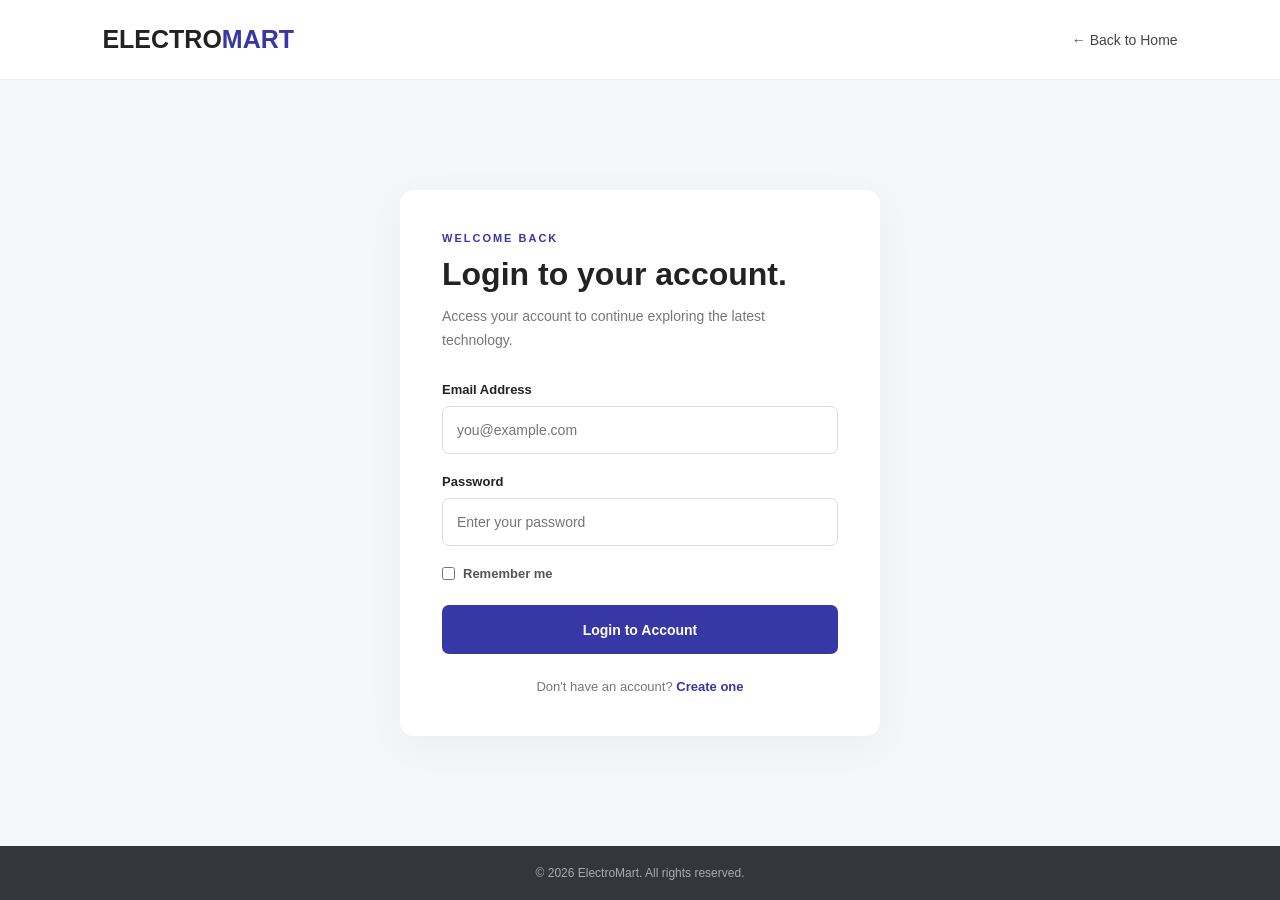
<file: account.html>
<!DOCTYPE html>
<html lang="en">
<head>
    <meta charset="UTF-8">
    <meta name="viewport" content="width=device-width, initial-scale=1.0">
    <title>My Account | ElectroMart</title>

    <style>
        * {
            margin: 0;
            padding: 0;
            box-sizing: border-box;
            font-family: Arial, Helvetica, sans-serif;
        }

        body {
            background: #f5f6f8;
            color: #252525;
            min-height: 100vh;
        }

        header {
            background: white;
            padding: 22px 8%;
            display: flex;
            justify-content: space-between;
            align-items: center;
            flex-wrap: wrap;
            gap: 20px;
            border-bottom: 1px solid #eee;
        }

        .logo {
            color: #222;
            font-size: 25px;
            font-weight: 800;
            text-decoration: none;
        }

        .logo span {
            color: #3737a5;
        }

        nav {
            display: flex;
            gap: 22px;
            flex-wrap: wrap;
        }

        nav a {
            color: #444;
            text-decoration: none;
            font-size: 14px;
        }

        nav a:hover {
            color: #3737a5;
        }

        main {
            max-width: 1000px;
            margin: 55px auto;
            padding: 0 22px;
        }

        .heading {
            margin-bottom: 30px;
        }

        .heading small {
            color: #3737a5;
            font-weight: bold;
            letter-spacing: 2px;
        }

        .heading h1 {
            font-size: 35px;
            margin: 12px 0;
        }

        .heading p {
            color: #777;
            line-height: 1.6;
        }

        .account-card {
            background: white;
            padding: 35px;
            border-radius: 12px;
            box-shadow: 0 5px 25px #00000008;
        }

        .profile {
            display: flex;
            align-items: center;
            gap: 20px;
            padding-bottom: 25px;
            border-bottom: 1px solid #eee;
            margin-bottom: 25px;
        }

        .avatar {
            width: 75px;
            height: 75px;
            flex-shrink: 0;
            border-radius: 50%;
            background: #ededff;
            color: #3737a5;
            display: flex;
            align-items: center;
            justify-content: center;
            font-size: 30px;
            font-weight: bold;
        }

        .profile h2 {
            margin-bottom: 7px;
        }

        .profile p {
            color: #777;
            font-size: 14px;
            overflow-wrap: anywhere;
        }

        .details {
            display: grid;
            grid-template-columns: 1fr 1fr;
            gap: 20px;
            margin-top: 20px;
        }

        .detail {
            padding: 20px;
            background: #f7f7fa;
            border-radius: 8px;
            overflow-wrap: anywhere;
        }

        .detail small {
            display: block;
            color: #777;
            margin-bottom: 10px;
        }

        .detail strong {
            font-size: 15px;
        }

        .actions {
            display: flex;
            gap: 15px;
            flex-wrap: wrap;
            margin-top: 30px;
        }

        .btn {
            display: inline-block;
            padding: 13px 22px;
            border-radius: 6px;
            text-decoration: none;
            font-size: 14px;
            font-weight: bold;
            border: none;
            cursor: pointer;
        }

        .primary {
            background: #3737a5;
            color: white;
        }

        .secondary {
            background: #ededff;
            color: #3737a5;
        }

        .logout {
            background: #fff0f0;
            color: #c0392b;
        }

        footer {
            background: #35363b;
            color: #aaa;
            text-align: center;
            padding: 25px;
            margin-top: 70px;
            font-size: 12px;
        }

        @media (max-width: 600px) {
            header {
                padding: 20px;
            }

            nav {
                gap: 14px;
            }

            .heading h1 {
                font-size: 28px;
            }

            .account-card {
                padding: 22px;
            }

            .details {
                grid-template-columns: 1fr;
            }
        }
    </style>
</head>

<body>

<header>
    <a href="index.html" class="logo">
        ELECTRO<span>MART</span>
    </a>

    <nav>
        <a href="index.html">Home</a>
        <a href="products.html">Products</a>
        <a href="cart.html">Cart</a>
    </nav>
</header>

<main>

    <section class="heading">
        <small>MY ACCOUNT</small>

        <h1>
            Welcome, <span id="welcomeName">Customer</span>!
        </h1>

        <p>Your personal space at ElectroMart.</p>
    </section>

    <section class="account-card">

        <div class="profile">
            <div class="avatar" id="avatar">C</div>

            <div>
                <h2 id="profileName">Customer</h2>
                <p id="profileEmail">customer@example.com</p>
            </div>
        </div>

        <h3>Personal Information</h3>

        <div class="details">

            <div class="detail">
                <small>Full Name</small>
                <strong id="fullName">Not available</strong>
            </div>

            <div class="detail">
                <small>Email Address</small>
                <strong id="emailAddress">Not available</strong>
            </div>

            <div class="detail">
                <small>Phone Number</small>
                <strong id="phoneNumber">Not available</strong>
            </div>

            <div class="detail">
                <small>Account Status</small>
                <strong style="color: green;">Logged In</strong>
            </div>

        </div>

        <div class="actions">

            <a href="products.html" class="btn primary">
                Shop Products
            </a>

            <a href="cart.html" class="btn secondary">
                View Cart
            </a>

            <button class="btn logout" id="logoutBtn">
                Logout
            </button>

        </div>

    </section>

</main>

<footer>
    © 2026 ElectroMart. All rights reserved.
</footer>

<script>
    const user = JSON.parse(
        localStorage.getItem("electromartUser") || "null"
    );

    const loggedIn =
        localStorage.getItem("electromartLoggedIn") === "true";

    if (!user || !loggedIn) {
        window.location.replace("login.html");
    } else {
        document.getElementById("welcomeName").textContent = user.name;
        document.getElementById("profileName").textContent = user.name;
        document.getElementById("profileEmail").textContent = user.email;
        document.getElementById("fullName").textContent = user.name;
        document.getElementById("emailAddress").textContent = user.email;

        document.getElementById("phoneNumber").textContent =
            user.phone || "Not provided";

        document.getElementById("avatar").textContent =
            user.name.charAt(0).toUpperCase();
    }

    document.getElementById("logoutBtn").addEventListener("click", function () {
        localStorage.removeItem("electromartLoggedIn");

        window.location.href = "login.html";
    });
</script>

</body>
</html>
</file>
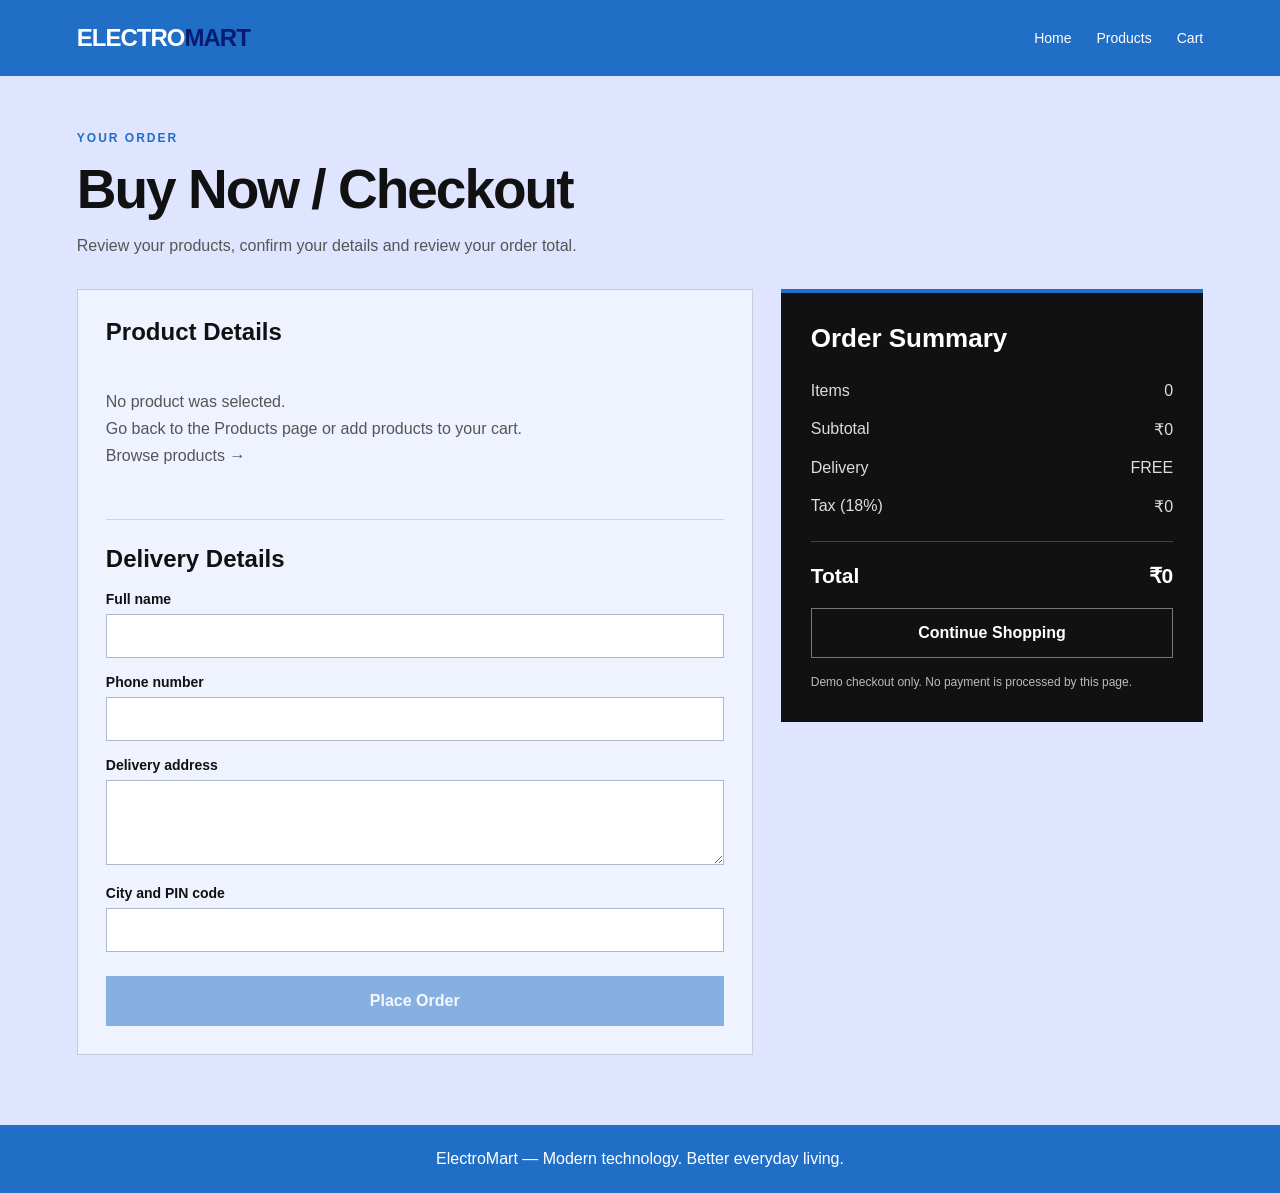
<file: buynow.html>
<!DOCTYPE html>
<html lang="en">
<head>
  <meta charset="UTF-8">
  <meta name="viewport" content="width=device-width, initial-scale=1.0">
  <title>ElectroMart | Buy Now</title>

  <style>
    * {
      margin: 0;
      padding: 0;
      box-sizing: border-box;
    }

    body {
      font-family: Arial, sans-serif;
      background: #dfe5ff;
      color: #111;
    }

    a {
      text-decoration: none;
      color: inherit;
    }

    button, input, textarea {
      font: inherit;
    }

    button, a {
      cursor: pointer;
    }

    .navbar {
      min-height: 76px;
      padding: 16px 6%;
      background: rgb(32, 110, 198);
      color: white;
      display: flex;
      justify-content: space-between;
      align-items: center;
      gap: 20px;
    }

    .logo {
      font-size: 24px;
      font-weight: 800;
      letter-spacing: -1px;
    }

    .logo span {
      color: #071b70;
    }

    .nav-links {
      display: flex;
      gap: 25px;
      font-size: 14px;
    }

    .page-heading {
      width: 88%;
      margin: 55px auto 30px;
    }

    .eyebrow {
      color: rgb(32, 110, 198);
      font-size: 12px;
      font-weight: bold;
      letter-spacing: 2px;
      margin-bottom: 12px;
    }

    .page-heading h1 {
      font-size: clamp(34px, 5vw, 55px);
      letter-spacing: -2px;
    }

    .page-heading p {
      color: #555;
      margin-top: 12px;
      line-height: 1.6;
    }

    .checkout-layout {
      width: 88%;
      margin: 0 auto 70px;
      display: grid;
      grid-template-columns: minmax(0, 1.6fr) minmax(300px, 1fr);
      gap: 28px;
      align-items: start;
    }

    .panel {
      background: rgba(255,255,255,0.48);
      border: 1px solid rgba(0,0,0,0.16);
      padding: 28px;
      min-width: 0;
    }

    .panel h2 {
      font-size: 24px;
      margin-bottom: 22px;
    }

    .product-row {
      display: grid;
      grid-template-columns: 100px minmax(0, 1fr);
      gap: 18px;
      padding: 20px 0;
      border-top: 1px solid #cbd3e6;
    }

    .product-row img {
      width: 100px;
      height: 100px;
      object-fit: contain;
      background: white;
      border-radius: 8px;
    }

    .product-row h3 {
      font-size: 18px;
      margin-bottom: 8px;
      overflow-wrap: anywhere;
    }

    .product-row p {
      color: #555;
      font-size: 14px;
      margin-bottom: 9px;
    }

    .price {
      color: rgb(32, 110, 198);
      font-weight: bold;
      margin-bottom: 10px;
    }

    .quantity-controls {
      display: flex;
      align-items: center;
      gap: 12px;
    }

    .quantity-controls button {
      width: 30px;
      height: 30px;
      border: 1px solid #aeb8ca;
      background: transparent;
      font-size: 18px;
    }

    .summary {
      background: #111;
      color: white;
      padding: 30px;
      border-top: 4px solid rgb(32, 110, 198);
    }

    .summary h2 {
      font-size: 26px;
      margin-bottom: 28px;
    }

    .summary-row {
      display: flex;
      justify-content: space-between;
      gap: 15px;
      margin: 20px 0;
      color: #ddd;
    }

    .summary-row span:last-child {
      text-align: right;
      overflow-wrap: anywhere;
    }

    .grand-total {
      border-top: 1px solid #444;
      padding-top: 22px;
      margin-top: 25px;
      color: white;
      font-size: 21px;
      font-weight: bold;
    }

    .form-section {
      margin-top: 30px;
      padding-top: 25px;
      border-top: 1px solid #cbd3e6;
    }

    .form-section h2 {
      margin-bottom: 18px;
    }

    .field {
      margin-bottom: 16px;
    }

    .field label {
      display: block;
      margin-bottom: 7px;
      font-size: 14px;
      font-weight: 600;
    }

    .field input,
    .field textarea {
      width: 100%;
      padding: 12px;
      border: 1px solid #aeb8ca;
      background: white;
      color: #111;
      border-radius: 0;
    }

    .field textarea {
      min-height: 85px;
      resize: vertical;
    }

    .primary-btn,
    .secondary-btn {
      display: block;
      width: 100%;
      padding: 15px;
      text-align: center;
      font-weight: bold;
      border: 1px solid #111;
    }

    .primary-btn {
      background: rgb(32, 110, 198);
      color: white;
      border-color: rgb(32, 110, 198);
      margin-top: 24px;
    }

    .primary-btn:hover {
      background: rgb(25, 94, 175);
    }

    .secondary-btn {
      background: transparent;
      color: white;
      border-color: #777;
      margin-top: 14px;
    }

    .secondary-btn:hover {
      border-color: white;
    }

    .empty-message {
      padding: 20px 0;
      line-height: 1.7;
      color: #555;
    }

    .notice {
      margin-top: 15px;
      font-size: 12px;
      line-height: 1.6;
      color: #bbb;
    }

    footer {
      background: rgb(32, 110, 198);
      color: white;
      padding: 25px 6%;
      text-align: center;
    }

    @media (max-width: 800px) {
      .checkout-layout {
        grid-template-columns: 1fr;
      }

      .nav-links {
        gap: 12px;
        font-size: 12px;
      }
    }

    @media (max-width: 480px) {
      .navbar {
        align-items: flex-start;
        flex-direction: column;
      }

      .page-heading,
      .checkout-layout {
        width: 92%;
      }

      .panel,
      .summary {
        padding: 20px;
      }

      .product-row {
        grid-template-columns: 75px minmax(0, 1fr);
        gap: 12px;
      }

      .product-row img {
        width: 75px;
        height: 75px;
      }
    }
  </style>
</head>

<body>
  <nav class="navbar">
    <a href="index.html" class="logo">ELECTRO<span>MART</span></a>
    <div class="nav-links">
      <a href="index.html">Home</a>
      <a href="products.html">Products</a>
      <a href="cart.html">Cart</a>
    </div>
  </nav>

  <header class="page-heading">
    <div class="eyebrow">YOUR ORDER</div>
    <h1>Buy Now / Checkout</h1>
    <p>Review your products, confirm your details and review your order total.</p>
  </header>

  <main class="checkout-layout">
    <section class="panel">
      <h2>Product Details</h2>
      <div id="productList"></div>

      <div class="form-section">
        <h2>Delivery Details</h2>

        <form id="checkoutForm">
          <div class="field">
            <label for="customerName">Full name</label>
            <input id="customerName" name="customerName"
              autocomplete="name" required>
          </div>

          <div class="field">
            <label for="phone">Phone number</label>
            <input id="phone" name="phone" type="tel"
              autocomplete="tel" required>
          </div>

          <div class="field">
            <label for="address">Delivery address</label>
            <textarea id="address" name="address"
              autocomplete="street-address" required></textarea>
          </div>

          <div class="field">
            <label for="city">City and PIN code</label>
            <input id="city" name="city"
              autocomplete="shipping address-level2" required>
          </div>

          <button class="primary-btn" type="submit">
            Place Order
          </button>
        </form>
      </div>
    </section>

    <aside class="summary">
      <h2>Order Summary</h2>

      <div class="summary-row">
        <span>Items</span>
        <span id="itemCount">0</span>
      </div>

      <div class="summary-row">
        <span>Subtotal</span>
        <span id="subtotal">₹0</span>
      </div>

      <div class="summary-row">
        <span>Delivery</span>
        <span>FREE</span>
      </div>

      <div class="summary-row">
        <span>Tax (18%)</span>
        <span id="tax">₹0</span>
      </div>

      <div class="summary-row grand-total">
        <span>Total</span>
        <span id="grandTotal">₹0</span>
      </div>

      <a href="products.html" class="secondary-btn">
        Continue Shopping
      </a>

      <p class="notice">
        Demo checkout only. No payment is processed by this page.
      </p>
    </aside>
  </main>

  <footer>
    ElectroMart — Modern technology. Better everyday living.
  </footer>

  <script>
    const money = amount =>
      "₹" + Math.round(amount).toLocaleString("en-IN");

    const params = new URLSearchParams(window.location.search);
    const isCartCheckout = params.get("source") === "cart";

    let items = [];

    if (isCartCheckout) {
      items = JSON.parse(
        localStorage.getItem("electroMartCart") || "[]"
      );
    } else {
      const selected = JSON.parse(
        localStorage.getItem("electroMartBuyNow") || "null"
      );

      if (selected) {
        items = [{
          ...selected,
          quantity: Math.max(1, Number(selected.quantity) || 1)
        }];
      }
    }

    const list = document.getElementById("productList");
    const form = document.getElementById("checkoutForm");

    function renderOrder() {
      list.innerHTML = "";

      if (!items.length) {
        list.innerHTML = `
          <div class="empty-message">
            <p>No product was selected.</p>
            <p>Go back to the Products page or add products to your cart.</p>
            <a href="products.html">Browse products →</a>
          </div>
        `;

        form.querySelector("button").disabled = true;
        form.querySelector("button").style.opacity = "0.5";
        updateSummary();
        return;
      }

      form.querySelector("button").disabled = false;
      form.querySelector("button").style.opacity = "1";

      items.forEach((item, index) => {
        const row = document.createElement("div");
        row.className = "product-row";

        const img = document.createElement("img");
        img.src = item.image || "";
        img.alt = item.name || "Product";

        const info = document.createElement("div");

        const title = document.createElement("h3");
        title.textContent = item.name;

        const description = document.createElement("p");
        description.textContent = "Selected electronics product";

        const price = document.createElement("div");
        price.className = "price";
        price.textContent = money(item.price);

        const controls = document.createElement("div");
        controls.className = "quantity-controls";

        const minus = document.createElement("button");
        minus.type = "button";
        minus.textContent = "−";
        minus.setAttribute("aria-label", "Decrease quantity");
        minus.onclick = () => changeQuantity(index, -1);

        const quantity = document.createElement("span");
        quantity.textContent = item.quantity;

        const plus = document.createElement("button");
        plus.type = "button";
        plus.textContent = "+";
        plus.setAttribute("aria-label", "Increase quantity");
        plus.onclick = () => changeQuantity(index, 1);

        controls.append(minus, quantity, plus);
        info.append(title, description, price, controls);
        row.append(img, info);
        list.appendChild(row);
      });

      updateSummary();
    }

    function changeQuantity(index, change) {
      if (!items[index]) return;

      items[index].quantity += change;

      if (items[index].quantity < 1) {
        items.splice(index, 1);
      }

      if (isCartCheckout) {
        localStorage.setItem(
          "electroMartCart",
          JSON.stringify(items)
        );
      } else if (items[0]) {
        localStorage.setItem(
          "electroMartBuyNow",
          JSON.stringify(items[0])
        );
      } else {
        localStorage.removeItem("electroMartBuyNow");
      }

      renderOrder();
    }

    function updateSummary() {
      const subtotal = items.reduce(
        (sum, item) =>
          sum + Number(item.price) * Number(item.quantity),
        0
      );

      const count = items.reduce(
        (sum, item) => sum + Number(item.quantity),
        0
      );

      const tax = Math.round(subtotal * 0.18);

      document.getElementById("itemCount").textContent = count;
      document.getElementById("subtotal").textContent = money(subtotal);
      document.getElementById("tax").textContent = money(tax);
      document.getElementById("grandTotal").textContent =
        money(subtotal + tax);
    }

    form.addEventListener("submit", function(event) {
      event.preventDefault();

      if (!items.length) {
        alert("Please select a product first.");
        return;
      }

      const customerName =
        document.getElementById("customerName").value.trim();

      if (!customerName) {
        alert("Please enter your name.");
        return;
      }

      alert(
        `Order placed successfully! Thank you, ${customerName}. Your order will be processed soon.`
      );

      // This is a front-end demo, not a real order-processing system.
    });

    renderOrder();
  </script>
</body>
</html>
</file>
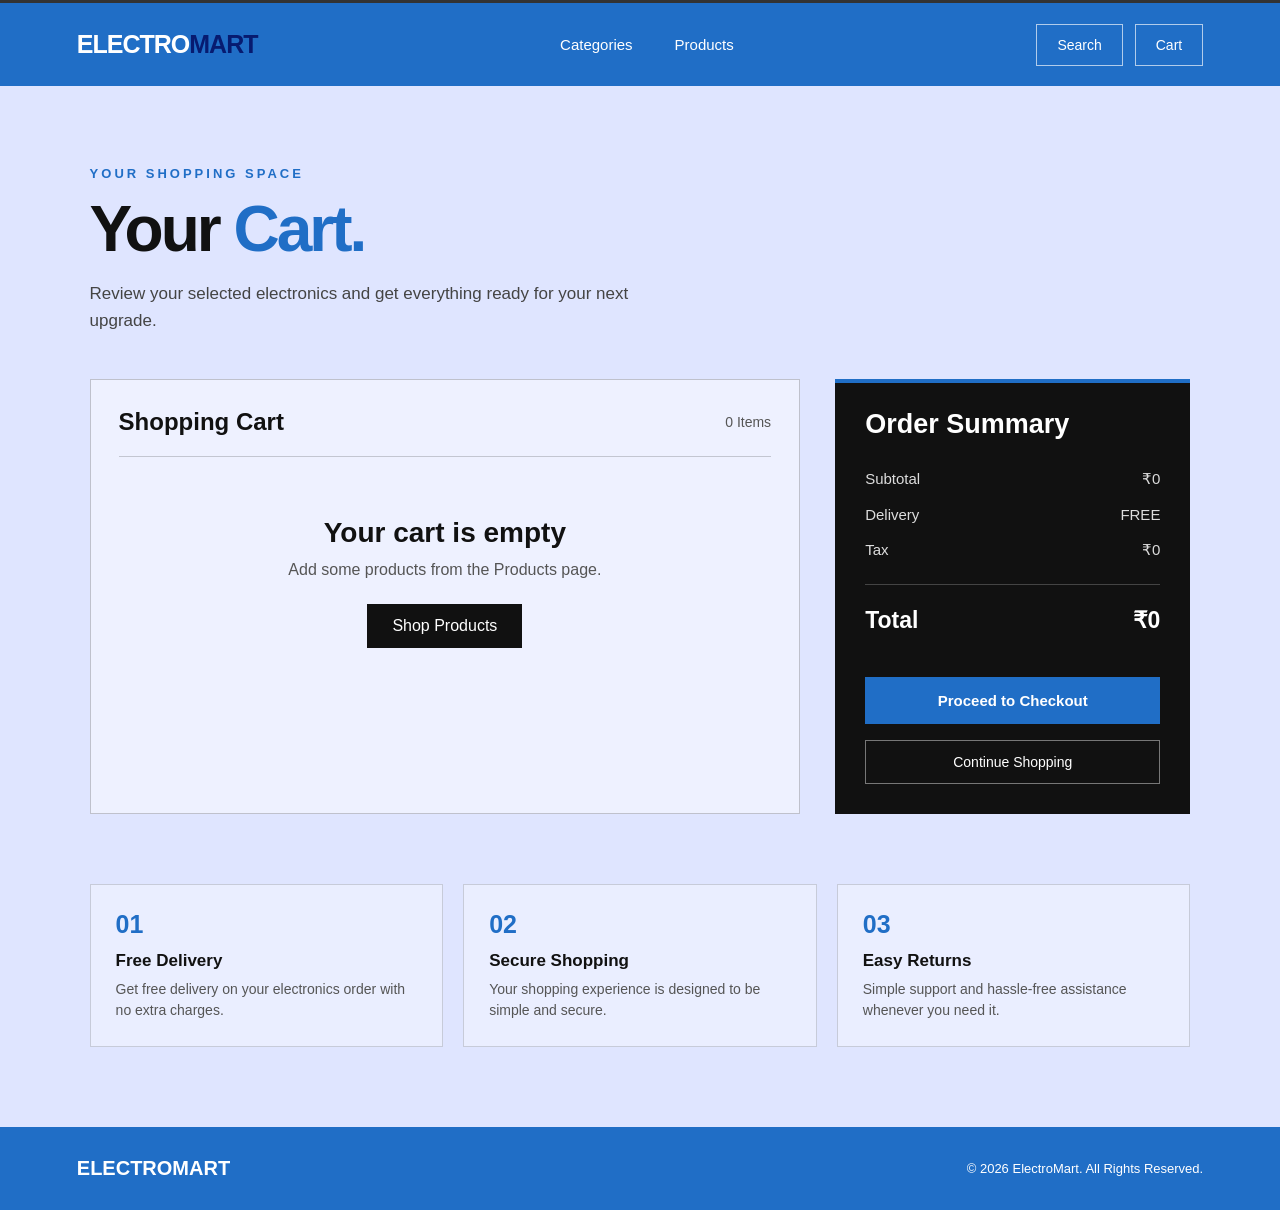
<file: cart.html>
<!DOCTYPE html>
<html lang="en">

<head>

    <meta charset="UTF-8">
    <meta name="viewport" content="width=device-width, initial-scale=1.0">

    <title>ElectroMart | Cart</title>

    <style>

        /* =========================
           GENERAL
        ========================= */

        * {
            margin: 0;
            padding: 0;
            box-sizing: border-box;
        }

        body {
            font-family: Arial, sans-serif;
            background: #dfe5ff;
            color: #111111;
        }

        a {
            text-decoration: none;
            color: inherit;
        }


        /* =========================
           NAVBAR
        ========================= */

        .navbar {
            height: 86px;
            padding: 0 6%;
            background: rgb(32, 110, 198);

            display: flex;
            align-items: center;
            justify-content: space-between;

            border-top: 3px solid #333333;
        }

        .logo {
            font-size: 25px;
            font-weight: 800;
            letter-spacing: -1px;
            color: white;
        }

        .logo span {
            color: #071b70;
        }

        .nav-links {
            display: flex;
            gap: 42px;
            align-items: center;
        }

        .nav-links a {
            color: white;
            font-size: 15px;
        }

        .nav-links a:hover {
            opacity: 0.75;
        }


        /* SEARCH + CART */

        .nav-actions {
            display: flex;
            gap: 12px;
            align-items: center;
        }

        .nav-actions button,
        .cart-btn {
            height: 42px;
            padding: 0 20px;

            border: 1px solid rgba(255,255,255,0.65);

            background: transparent;
            color: white;

            font-family: inherit;
            font-size: 14px;

            cursor: pointer;

            display: flex;
            align-items: center;
            justify-content: center;
        }

        .nav-actions button:hover,
        .cart-btn:hover {
            background: rgba(255,255,255,0.1);
        }


        /* =========================
           CART HERO
        ========================= */

        .cart-hero {
            width: 86%;
            margin: auto;

            padding: 80px 0 45px;
        }

        .small-title {
            color: rgb(32, 110, 198);
            font-size: 13px;
            font-weight: bold;
            letter-spacing: 3px;
            margin-bottom: 18px;
        }

        .cart-hero h1 {
            font-size: 64px;
            line-height: 0.95;
            letter-spacing: -3px;
            margin-bottom: 20px;
        }

        .cart-hero h1 span {
            color: rgb(32, 110, 198);
        }

        .cart-hero p {
            max-width: 580px;
            font-size: 17px;
            line-height: 1.6;
            color: #444444;
        }


        /* =========================
           MAIN CART
        ========================= */

        .cart-container {
            width: 86%;
            margin: auto;

            display: grid;
            grid-template-columns: 2fr 1fr;

            gap: 35px;

            padding-bottom: 70px;
        }


        /* =========================
           CART PRODUCTS
        ========================= */

        .cart-box {
            background: rgba(255,255,255,0.45);

            border: 1px solid rgba(0,0,0,0.2);

            padding: 28px;
        }

        .cart-box-title {
            display: flex;
            justify-content: space-between;
            align-items: center;

            padding-bottom: 20px;

            border-bottom: 1px solid rgba(0,0,0,0.18);
        }

        .cart-box-title h2 {
            font-size: 24px;
        }

        .item-count {
            color: #555555;
            font-size: 14px;
        }


        /* =========================
           PRODUCT
        ========================= */

        .cart-item {
            display: grid;

            grid-template-columns: 75px 1fr 140px;

            align-items: center;

            gap: 20px;

            padding: 18px 0;

            border-bottom: 1px solid #d5dbea;

            min-height: 100px;
        }

        .cart-item:last-child {
            border-bottom: none;
        }


        /* PRODUCT IMAGE */

        .product-image {
            width: 75px;
            height: 75px;

            border-radius: 8px;

            overflow: hidden;

            flex-shrink: 0;
        }

        .product-image img {
            width: 100%;
            height: 100%;

            object-fit: cover;

            display: block;
        }


        /* PRODUCT INFO */

        .product-info h3 {
            margin: 0 0 5px;

            font-size: 19px;
        }

        .product-info p {
            margin: 0 0 7px;

            font-size: 13px;

            color: #666;
        }

        .product-info .price {
            font-size: 17px;

            font-weight: 700;

            color: #2874d0;

            margin-bottom: 8px;
        }


        /* =========================
           QUANTITY
        ========================= */

        .quantity-area {
            display: flex;

            align-items: center;

            gap: 0;

            margin-bottom: 5px;
        }

        .quantity-area button {
            width: 36px;
            height: 36px;

            border: 1px solid #aeb8ca;

            background: transparent;

            font-size: 18px;

            cursor: pointer;
        }

        .quantity-area button:hover {
            background: rgba(32,110,198,0.1);
        }

        .quantity {
            width: 38px;
            height: 36px;

            display: flex;

            align-items: center;

            justify-content: center;

            border-top: 1px solid #aeb8ca;
            border-bottom: 1px solid #aeb8ca;
        }


        /* =========================
           REMOVE
        ========================= */

        .remove-btn {
            border: none;

            background: none;

            padding: 0;

            font-size: 13px;

            color: #666;

            cursor: pointer;
        }

        .remove-btn:hover {
            color: rgb(32, 110, 198);
        }


        /* =========================
           ITEM TOTAL
        ========================= */

        .item-total {
            text-align: right;

            font-size: 17px;

            font-weight: 700;
        }


        /* =========================
           SUMMARY
        ========================= */

        .summary {
            background: #111111;

            color: white;

            padding: 30px;

            height: fit-content;

            position: relative;
        }

        .summary::before {
            content: "";

            position: absolute;

            top: 0;
            left: 0;

            width: 100%;
            height: 4px;

            background: rgb(32, 110, 198);
        }

        .summary h2 {
            font-size: 27px;

            margin-bottom: 30px;
        }

        .summary-row {
            display: flex;

            justify-content: space-between;

            margin-bottom: 18px;

            color: #dddddd;

            font-size: 15px;
        }

        .summary-row.total {
            border-top: 1px solid #444444;

            padding-top: 22px;

            margin-top: 25px;

            color: white;

            font-size: 23px;

            font-weight: bold;
        }

        .checkout-btn {
            width: 100%;

            padding: 15px;

            margin-top: 25px;

            background: rgb(32, 110, 198);

            color: white;

            border: none;

            font-size: 15px;

            font-weight: bold;

            cursor: pointer;
        }

        .checkout-btn:hover {
            background: rgb(25, 94, 175);
        }

        .continue-btn {
            display: block;

            text-align: center;

            margin-top: 16px;

            padding: 13px;

            border: 1px solid #777777;

            color: white;

            font-size: 14px;
        }

        .continue-btn:hover {
            border-color: white;
        }


        /* =========================
           FEATURES
        ========================= */

        .features {
            width: 86%;

            margin: 0 auto 80px;

            display: grid;

            grid-template-columns: repeat(3, 1fr);

            gap: 20px;
        }

        .feature {
            background: rgba(255,255,255,0.35);

            border: 1px solid rgba(0,0,0,0.15);

            padding: 25px;
        }

        .feature-number {
            color: rgb(32, 110, 198);

            font-size: 25px;

            font-weight: bold;

            margin-bottom: 12px;
        }

        .feature h3 {
            font-size: 17px;

            margin-bottom: 8px;
        }

        .feature p {
            color: #555555;

            font-size: 14px;

            line-height: 1.5;
        }


        /* =========================
           EMPTY CART
        ========================= */

        .empty-cart {
            text-align: center;

            padding: 60px 20px;
        }

        .empty-cart h2 {
            font-size: 28px;

            margin-bottom: 12px;
        }

        .empty-cart p {
            color: #555555;

            margin-bottom: 25px;
        }

        .shop-btn {
            display: inline-block;

            background: #111111;

            color: white;

            padding: 13px 25px;
        }


        /* =========================
           FOOTER
        ========================= */

        footer {
            background: rgb(32, 110, 198);

            color: white;

            padding: 30px 6%;

            display: flex;

            justify-content: space-between;

            align-items: center;
        }

        footer .footer-logo {
            font-size: 20px;

            font-weight: bold;
        }

        footer p {
            font-size: 13px;
        }


        /* =========================
           RESPONSIVE
        ========================= */

        @media (max-width: 900px) {

            .nav-links {
                display: none;
            }

            .cart-container {
                grid-template-columns: 1fr;
            }

            .features {
                grid-template-columns: 1fr;
            }

            .cart-hero h1 {
                font-size: 50px;
            }

        }


        @media (max-width: 600px) {

            .navbar {
                height: 75px;

                padding: 0 4%;
            }

            .logo {
                font-size: 19px;
            }

            .nav-actions {
                gap: 6px;
            }

            .nav-actions button,
            .cart-btn {
                height: 38px;

                padding: 0 12px;

                font-size: 13px;
            }

            .cart-hero {
                width: 92%;

                padding-top: 55px;
            }

            .cart-hero h1 {
                font-size: 43px;
            }

            .cart-container {
                width: 92%;
            }

            .cart-box {
                padding: 20px;
            }

            .cart-item {
                grid-template-columns: 80px 1fr;

                gap: 15px;
            }

            .product-image {
                width: 80px;

                height: 80px;
            }

            .item-total {
                grid-column: 2;

                text-align: left;

                font-size: 17px;
            }

            .features {
                width: 92%;
            }

            footer {
                flex-direction: column;

                gap: 10px;
            }

        }

    </style>

</head>


<body>


    <!-- =========================
         NAVBAR
    ========================= -->

    <nav class="navbar">

        <div class="logo">
            ELECTRO<span>MART</span>
        </div>


        <div class="nav-links">

            <a href="index.html">
                Categories
            </a>

            <a href="products.html">
                Products
            </a>

        </div>


        <div class="nav-actions">

            <button onclick="searchMessage()">
                Search
            </button>

            <a href="cart.html" class="cart-btn">
                Cart
            </a>

        </div>

    </nav>



    <!-- =========================
         HERO
    ========================= -->

    <section class="cart-hero">

        <div class="small-title">
            YOUR SHOPPING SPACE
        </div>

        <h1>
            Your <span>Cart.</span>
        </h1>

        <p>
            Review your selected electronics and get everything
            ready for your next upgrade.
        </p>

    </section>



    <!-- =========================
         MAIN CART
    ========================= -->

    <main class="cart-container">


        <!-- CART PRODUCTS -->

        <section class="cart-box">

            <div class="cart-box-title">

                <h2>
                    Shopping Cart
                </h2>

                <span class="item-count" id="itemCount">
                    0 Items
                </span>

            </div>


            <!-- PRODUCTS WILL APPEAR HERE -->

            <div id="cartItems"></div>

        </section>



        <!-- =========================
             ORDER SUMMARY
        ========================= -->

        <aside class="summary">

            <h2>
                Order Summary
            </h2>


            <div class="summary-row">

                <span>
                    Subtotal
                </span>

                <span id="subtotal">
                    ₹0
                </span>

            </div>


            <div class="summary-row">

                <span>
                    Delivery
                </span>

                <span>
                    FREE
                </span>

            </div>


            <div class="summary-row">

                <span>
                    Tax
                </span>

                <span id="tax">
                    ₹0
                </span>

            </div>


            <div class="summary-row total">

                <span>
                    Total
                </span>

                <span id="grandTotal">
                    ₹0
                </span>

            </div>


            <button
                class="checkout-btn"
                onclick="checkout()">

                Proceed to Checkout

            </button>


            <a
                href="products.html"
                class="continue-btn">

                Continue Shopping

            </a>

        </aside>

    </main>



    <!-- =========================
         FEATURES
    ========================= -->

    <section class="features">


        <div class="feature">

            <div class="feature-number">
                01
            </div>

            <h3>
                Free Delivery
            </h3>

            <p>
                Get free delivery on your electronics
                order with no extra charges.
            </p>

        </div>



        <div class="feature">

            <div class="feature-number">
                02
            </div>

            <h3>
                Secure Shopping
            </h3>

            <p>
                Your shopping experience is designed
                to be simple and secure.
            </p>

        </div>



        <div class="feature">

            <div class="feature-number">
                03
            </div>

            <h3>
                Easy Returns
            </h3>

            <p>
                Simple support and hassle-free assistance
                whenever you need it.
            </p>

        </div>


    </section>



    <!-- =========================
         FOOTER
    ========================= -->

    <footer>

        <div class="footer-logo">
            ELECTROMART
        </div>

        <p>
            © 2026 ElectroMart. All Rights Reserved.
        </p>

    </footer>



    <!-- =========================
         JAVASCRIPT
    ========================= -->

    <script>

        /* =========================
           GET CART FROM LOCAL STORAGE
        ========================= */

        let cart =
            JSON.parse(localStorage.getItem("electroMartCart")) || [];



        /* =========================
           CHANGE QUANTITY
        ========================= */

        function changeQuantity(index, change) {

            cart[index].quantity += change;


            if (cart[index].quantity <= 0) {

                cart.splice(index, 1);

            }


            localStorage.setItem(
                "electroMartCart",
                JSON.stringify(cart)
            );


            updateCart();

        }



        /* =========================
           REMOVE PRODUCT
        ========================= */

        function removeItem(index) {

            cart.splice(index, 1);


            localStorage.setItem(
                "electroMartCart",
                JSON.stringify(cart)
            );


            updateCart();

        }



        /* =========================
           UPDATE CART
        ========================= */

        function updateCart() {

            const cartItems =
                document.getElementById("cartItems");


            cartItems.innerHTML = "";


            /* EMPTY CART */

            if (cart.length === 0) {

                cartItems.innerHTML = `

                    <div class="empty-cart">

                        <h2>
                            Your cart is empty
                        </h2>

                        <p>
                            Add some products from the Products page.
                        </p>

                        <a
                            href="products.html"
                            class="shop-btn">

                            Shop Products

                        </a>

                    </div>

                `;


                document.getElementById("subtotal").innerText =
                    "₹0";

                document.getElementById("tax").innerText =
                    "₹0";

                document.getElementById("grandTotal").innerText =
                    "₹0";

                document.getElementById("itemCount").innerText =
                    "0 Items";

                return;

            }



            /* =========================
               DISPLAY PRODUCTS
            ========================= */

            let subtotal = 0;


            cart.forEach(function(item, index) {

                subtotal +=
                    item.price * item.quantity;


                cartItems.innerHTML += `

                    <div class="cart-item">


                        <div class="product-image">

                            <img
                                src="${item.image}"
                                alt="${item.name}"
                            >

                        </div>


                        <div class="product-info">

                            <h3>
                                ${item.name}
                            </h3>

                            <p>
                                Selected electronics product
                            </p>

                            <div class="price">
                                ₹${item.price.toLocaleString("en-IN")}
                            </div>


                            <div class="quantity-area">


                                <button
                                    onclick="changeQuantity(${index}, -1)">

                                    −

                                </button>


                                <span class="quantity">

                                    ${item.quantity}

                                </span>


                                <button
                                    onclick="changeQuantity(${index}, 1)">

                                    +

                                </button>


                            </div>


                            <button
                                class="remove-btn"
                                onclick="removeItem(${index})">

                                Remove item

                            </button>


                        </div>


                        <div class="item-total">

                            <strong>

                                ₹${(
                                    item.price *
                                    item.quantity
                                ).toLocaleString("en-IN")}

                            </strong>

                        </div>


                    </div>

                `;

            });



            /* =========================
               SUMMARY
            ========================= */

            const tax =
                subtotal * 0.18;


            const grandTotal =
                subtotal + tax;


            document.getElementById("subtotal").innerText =
                "₹" +
                subtotal.toLocaleString("en-IN");


            document.getElementById("tax").innerText =
                "₹" +
                Math.round(tax).toLocaleString("en-IN");


            document.getElementById("grandTotal").innerText =
                "₹" +
                Math.round(grandTotal).toLocaleString("en-IN");



            /* =========================
               ITEM COUNT
            ========================= */

            const totalItems =
                cart.reduce(function(total, item) {

                    return total + item.quantity;

                }, 0);


            document.getElementById("itemCount").innerText =

                totalItems +
                (totalItems === 1
                    ? " Item"
                    : " Items");



            /* SAVE CART */

            localStorage.setItem(
                "electroMartCart",
                JSON.stringify(cart)
            );

        }



        /* =========================
           CHECKOUT
        ========================= */

        
function checkout() {
    if (cart.length === 0) {
        alert("Your cart is empty!");
        return;
    }

    window.location.href = "buynow.html?source=cart";
}




        /* =========================
           SEARCH
        ========================= */

        function searchMessage() {

            alert("Search feature coming soon!");

        }



        /* =========================
           LOAD CART
        ========================= */

        updateCart();

    </script>


</body>

</html>
</file>
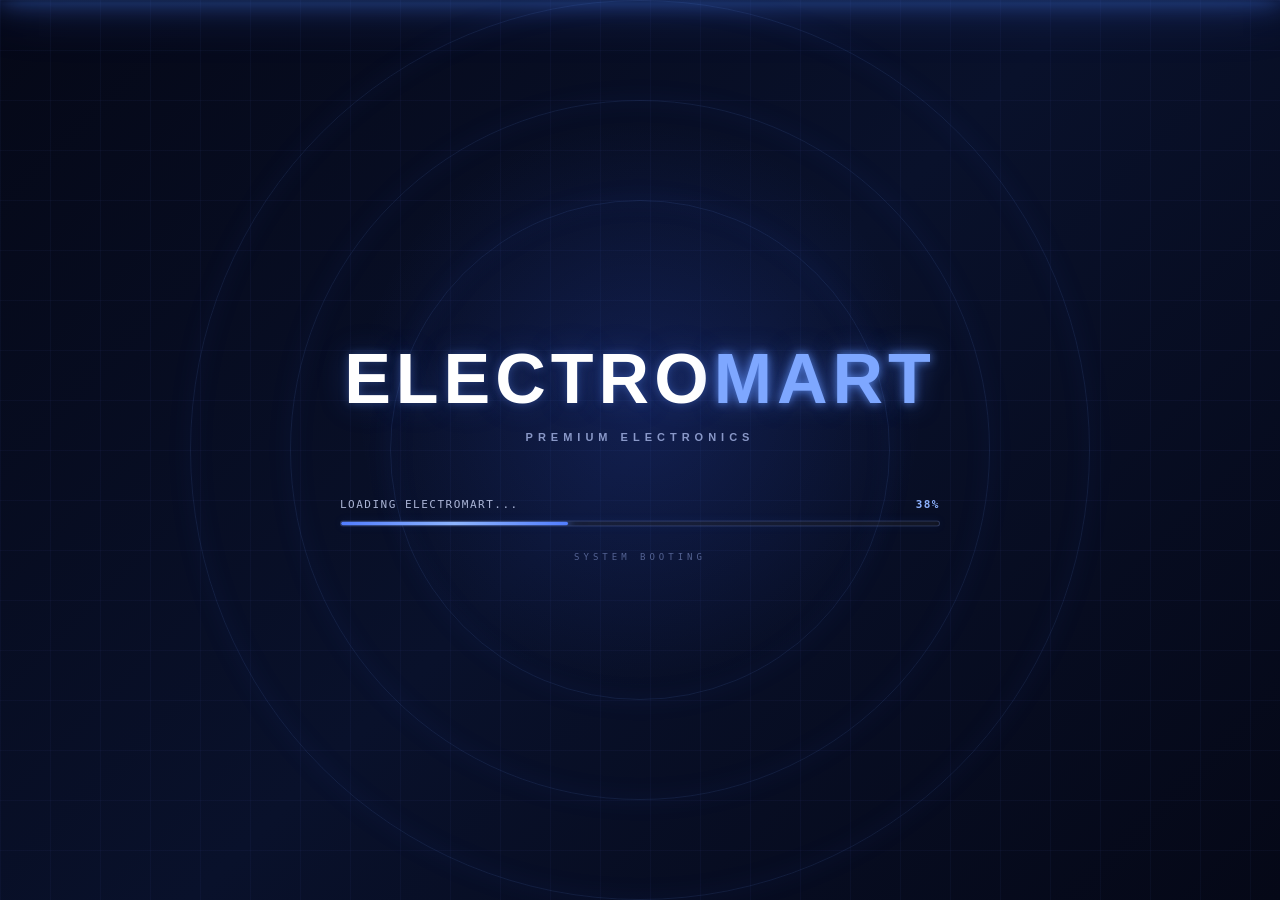
<file: loading.html>
<!DOCTYPE html>
<html lang="en">

<head>

    <meta charset="UTF-8">

    <meta
        name="viewport"
        content="width=device-width, initial-scale=1.0"
    >

    <title>ElectroMart | Loading</title>


    <!-- ================================
         CSS
         ================================ -->

    <style>

        /* ================================
           RESET
           ================================ */

        * {
            margin: 0;
            padding: 0;
            box-sizing: border-box;
        }


        html,
        body {
            width: 100%;
            height: 100%;
        }


        body {

            font-family: Arial, sans-serif;

            background:
                radial-gradient(
                    circle at 50% 45%,
                    rgba(60, 100, 255, 0.18),
                    transparent 35%
                ),

                linear-gradient(
                    135deg,
                    #050817,
                    #09112b,
                    #050817
                );

            color: white;

            overflow: hidden;

            position: relative;
        }


        /* ================================
           DIGITAL GRID BACKGROUND
           ================================ */

        body::before {

            content: "";

            position: absolute;

            inset: 0;

            background-image:

                linear-gradient(
                    rgba(100, 130, 255, 0.045) 1px,
                    transparent 1px
                ),

                linear-gradient(
                    90deg,
                    rgba(100, 130, 255, 0.045) 1px,
                    transparent 1px
                );

            background-size: 50px 50px;

            pointer-events: none;
        }


        /* ================================
           GLOWING SLIDING LINE
           ================================ */

        .scan-line {

            position: absolute;

            top: -120px;

            left: 0;

            width: 100%;

            height: 120px;

            background:

                linear-gradient(
                    to bottom,
                    transparent,
                    rgba(80, 130, 255, 0.05),
                    rgba(100, 160, 255, 0.35),
                    rgba(120, 180, 255, 0.75),
                    rgba(100, 160, 255, 0.2),
                    transparent
                );

            filter: blur(2px);

            box-shadow:

                0 0 25px
                rgba(80, 140, 255, 0.5),

                0 0 60px
                rgba(80, 120, 255, 0.25);

            animation:
                scanDown 3s linear infinite;

            z-index: 2;

            pointer-events: none;
        }


        /* Bright edge of the line */

        .scan-line::after {

            content: "";

            position: absolute;

            bottom: 20px;

            left: 0;

            width: 100%;

            height: 2px;

            background:
                rgba(130, 190, 255, 0.9);

            box-shadow:

                0 0 8px
                rgba(100, 170, 255, 0.9),

                0 0 25px
                rgba(70, 130, 255, 0.7),

                0 0 50px
                rgba(70, 120, 255, 0.4);
        }


        @keyframes scanDown {

            0% {

                transform:
                    translateY(-10vh);

                opacity: 0;
            }


            10% {

                opacity: 1;
            }


            50% {

                opacity: 1;
            }


            90% {

                opacity: 1;
            }


            100% {

                transform:
                    translateY(110vh);

                opacity: 0;
            }
        }


        /* ================================
           DECORATIVE CIRCLES
           ================================ */

        .glow-circle {

            position: absolute;

            border-radius: 50%;

            border:
                1px solid
                rgba(100, 150, 255, 0.12);

            box-shadow:

                inset 0 0 30px
                rgba(80, 120, 255, 0.05),

                0 0 30px
                rgba(80, 120, 255, 0.05);

            pointer-events: none;
        }


        .circle-1 {

            width: 500px;

            height: 500px;

            top: 50%;

            left: 50%;

            transform:
                translate(-50%, -50%);
        }


        .circle-2 {

            width: 700px;

            height: 700px;

            top: 50%;

            left: 50%;

            transform:
                translate(-50%, -50%);
        }


        .circle-3 {

            width: 900px;

            height: 900px;

            top: 50%;

            left: 50%;

            transform:
                translate(-50%, -50%);
        }


        /* ================================
           MAIN LOADING CONTAINER
           ================================ */

        .loading-container {

            width: min(600px, 88%);

            position: absolute;

            top: 50%;

            left: 50%;

            transform:
                translate(-50%, -50%);

            text-align: center;

            z-index: 5;
        }


        /* ================================
           LOGO
           ================================ */

        .logo {

            font-family:
                "Trebuchet MS",
                Arial,
                sans-serif;

            font-size:
                clamp(40px, 7vw, 70px);

            font-weight: 800;

            letter-spacing: 5px;

            color: white;

            text-shadow:

                0 0 10px
                rgba(100, 150, 255, 0.35),

                0 0 30px
                rgba(70, 120, 255, 0.25);

            animation:
                logoGlow 2s ease-in-out
                infinite alternate;
        }


        .logo span {

            color: #7ea7ff;

            text-shadow:

                0 0 10px
                rgba(100, 150, 255, 0.8),

                0 0 25px
                rgba(80, 130, 255, 0.5);
        }


        @keyframes logoGlow {

            from {

                text-shadow:
                    0 0 10px
                    rgba(100, 150, 255, 0.25);
            }


            to {

                text-shadow:

                    0 0 15px
                    rgba(100, 150, 255, 0.5),

                    0 0 35px
                    rgba(70, 120, 255, 0.25);
            }
        }


        /* ================================
           TAGLINE
           ================================ */

        .tagline {

            margin-top: 12px;

            font-size: 11px;

            letter-spacing: 5px;

            color:
                rgba(190, 205, 255, 0.7);

            font-weight: 600;
        }


        /* ================================
           LOADER
           ================================ */

        .loader-wrapper {

            margin-top: 55px;

            width: 100%;
        }


        .loader-top {

            display: flex;

            justify-content: space-between;

            align-items: center;

            margin-bottom: 10px;

            font-family:
                monospace;

            font-size: 11px;

            letter-spacing: 1.5px;

            color:
                rgba(210, 220, 255, 0.8);
        }


        #loading-percent {

            color: #8db2ff;

            font-weight: 700;

            min-width: 40px;

            text-align: right;
        }


        /* ================================
           LOADING BAR
           ================================ */

        .loader-bar {

            width: 100%;

            height: 6px;

            background:
                rgba(255, 255, 255, 0.08);

            border:
                1px solid
                rgba(130, 160, 255, 0.18);

            border-radius: 20px;

            overflow: hidden;

            box-shadow:

                inset 0 0 10px
                rgba(0, 0, 0, 0.4),

                0 0 10px
                rgba(70, 120, 255, 0.08);
        }


        .loader-progress {

            width: 0%;

            height: 100%;

            border-radius: 20px;

            background:

                linear-gradient(
                    90deg,
                    #527eff,
                    #8eb5ff,
                    #527eff
                );

            box-shadow:

                0 0 8px
                rgba(100, 150, 255, 0.9),

                0 0 20px
                rgba(70, 120, 255, 0.6);

            transition:
                width 0.03s linear;
        }


        /* ================================
           SYSTEM TEXT
           ================================ */

        .system-text {

            margin-top: 25px;

            font-family:
                monospace;

            font-size: 9px;

            letter-spacing: 4px;

            color:
                rgba(170, 190, 255, 0.45);

            animation:
                blink 1.2s ease-in-out
                infinite;
        }


        @keyframes blink {

            0%,
            100% {
                opacity: 0.35;
            }

            50% {
                opacity: 0.8;
            }
        }


        /* ================================
           MOBILE
           ================================ */

        @media (max-width: 600px) {

            .logo {

                font-size: 38px;

                letter-spacing: 3px;
            }


            .tagline {

                font-size: 9px;

                letter-spacing: 3px;
            }


            .loader-wrapper {

                margin-top: 40px;
            }


            .circle-1 {

                width: 350px;

                height: 350px;
            }


            .circle-2 {

                width: 500px;

                height: 500px;
            }


            .circle-3 {

                width: 650px;

                height: 650px;
            }
        }


        @media (max-width: 400px) {

            .logo {

                font-size: 30px;
            }


            .tagline {

                font-size: 8px;

                letter-spacing: 2px;
            }


            .loader-top {

                font-size: 9px;
            }
        }

    </style>

</head>


<body>


    <!-- ================================
         SLIDING GLOW LINE
         ================================ -->

    <div class="scan-line"></div>


    <!-- ================================
         DECORATIVE BACKGROUND
         ================================ -->

    <div class="glow-circle circle-1"></div>

    <div class="glow-circle circle-2"></div>

    <div class="glow-circle circle-3"></div>


    <!-- ================================
         LOADING CONTENT
         ================================ -->

    <main class="loading-container">


        <div class="logo">

            ELECTRO<span>MART</span>

        </div>


        <p class="tagline">

            PREMIUM ELECTRONICS

        </p>


        <div class="loader-wrapper">


            <div class="loader-top">

                <span id="loading-status">

                    INITIALIZING SYSTEM...

                </span>


                <span id="loading-percent">

                    0%

                </span>

            </div>


            <div class="loader-bar">

                <div
                    class="loader-progress"
                ></div>

            </div>


        </div>


        <p class="system-text">

            SYSTEM BOOTING

        </p>


    </main>



    <!-- ================================
         JAVASCRIPT
         ================================ -->

    <script>

        const progressBar =
            document.querySelector(
                ".loader-progress"
            );


        const percentage =
            document.getElementById(
                "loading-percent"
            );


        const statusText =
            document.getElementById(
                "loading-status"
            );


        const messages = [

            "INITIALIZING SYSTEM...",

            "LOADING ELECTROMART...",

            "CONNECTING DEVICES...",

            "PREPARING INTERFACE...",

            "SYSTEM READY..."

        ];


        let progress = 0;


        /*
         * Total loading time:
         * 3000 milliseconds = 3 seconds
         */

        const totalTime = 3000;


        const intervalTime = 30;


        const increment =
            100 /
            (totalTime / intervalTime);


        let messageIndex = 0;


        const loadingInterval =
            setInterval(function () {


                progress += increment;


                if (progress >= 100) {

                    progress = 100;

                }


                /* Update progress bar */

                progressBar.style.width =
                    progress + "%";


                /* Update percentage */

                percentage.textContent =
                    Math.floor(progress) + "%";


                /* Update messages */

                if (
                    progress >= 20 &&
                    messageIndex === 0
                ) {

                    messageIndex = 1;

                    statusText.textContent =
                        messages[1];
                }


                if (
                    progress >= 40 &&
                    messageIndex === 1
                ) {

                    messageIndex = 2;

                    statusText.textContent =
                        messages[2];
                }


                if (
                    progress >= 65 &&
                    messageIndex === 2
                ) {

                    messageIndex = 3;

                    statusText.textContent =
                        messages[3];
                }


                if (
                    progress >= 90 &&
                    messageIndex === 3
                ) {

                    messageIndex = 4;

                    statusText.textContent =
                        messages[4];
                }


                /* ==========================
                   LOADING FINISHED
                   ========================== */

                if (progress >= 100) {

                    clearInterval(
                        loadingInterval
                    );


                    /*
                     * Small delay after
                     * reaching 100%
                     */

                    setTimeout(function () {

                        window.location.href =
                            "index.html";

                    }, 200);

                }

            }, intervalTime);

    </script>


</body>

</html>
</file>
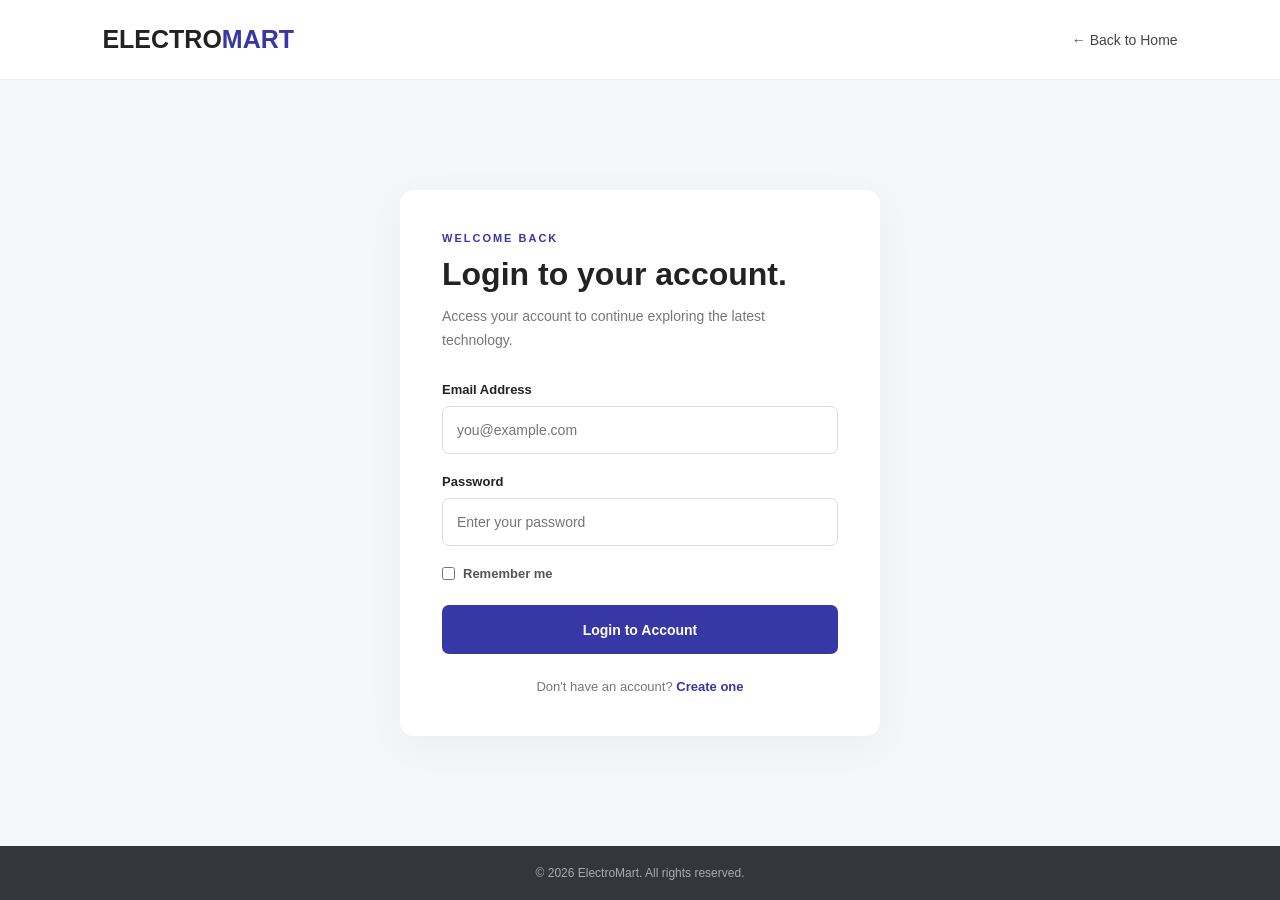
<file: login.html>
<!DOCTYPE html>
<html lang="en">
<head>
    <meta charset="UTF-8">
    <meta name="viewport" content="width=device-width, initial-scale=1.0">
    <title>Login | ElectroMart</title>

    <style>
        * {
            margin: 0;
            padding: 0;
            box-sizing: border-box;
            font-family: Arial, Helvetica, sans-serif;
        }

        body {
            min-height: 100vh;
            background: #f5f6f8;
            display: flex;
            flex-direction: column;
            color: #222;
        }

        header {
            height: 80px;
            padding: 0 8%;
            display: flex;
            align-items: center;
            justify-content: space-between;
            background: white;
            border-bottom: 1px solid #eee;
        }

        .logo {
            text-decoration: none;
            font-size: 25px;
            font-weight: 800;
            color: #222;
        }

        .logo span {
            color: #3737a5;
        }

        .back {
            text-decoration: none;
            color: #444;
            font-size: 14px;
        }

        .main {
            flex: 1;
            display: flex;
            justify-content: center;
            align-items: center;
            padding: 45px 20px;
        }

        .container {
            width: 100%;
            max-width: 480px;
            padding: 42px;
            background: white;
            border-radius: 14px;
            box-shadow: 0 10px 40px #0000000a;
        }

        .welcome {
            color: #3737a5;
            font-size: 11px;
            font-weight: bold;
            letter-spacing: 2px;
            margin-bottom: 12px;
        }

        h1 {
            font-size: 32px;
            margin-bottom: 12px;
        }

        .subtitle {
            color: #777;
            font-size: 14px;
            line-height: 1.7;
            margin-bottom: 30px;
        }

        .form-group {
            margin-bottom: 20px;
        }

        label {
            display: block;
            font-size: 13px;
            font-weight: bold;
            margin-bottom: 9px;
        }

        input[type="email"],
        input[type="password"] {
            width: 100%;
            height: 48px;
            border: 1px solid #ddd;
            border-radius: 7px;
            padding: 0 14px;
            font-size: 14px;
            outline: none;
        }

        input:focus {
            border-color: #3737a5;
            box-shadow: 0 0 0 3px #3737a51a;
        }

        .remember {
            display: flex;
            align-items: center;
            gap: 8px;
            font-size: 13px;
            color: #555;
            margin-bottom: 24px;
        }

        .login-btn {
            width: 100%;
            height: 49px;
            border: none;
            border-radius: 7px;
            background: #3737a5;
            color: white;
            font-size: 14px;
            font-weight: bold;
            cursor: pointer;
        }

        .login-btn:hover {
            background: #27277d;
        }

        .register-text {
            text-align: center;
            margin-top: 25px;
            font-size: 13px;
            color: #777;
        }

        .register-text a {
            color: #3737a5;
            text-decoration: none;
            font-weight: bold;
        }

        footer {
            background: #35363b;
            color: #aaa;
            text-align: center;
            padding: 20px;
            font-size: 12px;
        }

        @media (max-width: 480px) {
            header {
                padding: 0 6%;
            }

            .container {
                padding: 28px 22px;
            }

            h1 {
                font-size: 28px;
            }
        }
    </style>
</head>

<body>

<header>
    <a href="index.html" class="logo">
        ELECTRO<span>MART</span>
    </a>

    <a href="index.html" class="back">← Back to Home</a>
</header>

<main class="main">
    <section class="container">

        <p class="welcome">WELCOME BACK</p>

        <h1>Login to your account.</h1>

        <p class="subtitle">
            Access your account to continue exploring the latest technology.
        </p>

        <form id="loginForm">

            <div class="form-group">
                <label for="email">Email Address</label>

                <input
                    type="email"
                    id="email"
                    placeholder="you@example.com"
                    autocomplete="email"
                    required
                >
            </div>

            <div class="form-group">
                <label for="password">Password</label>

                <input
                    type="password"
                    id="password"
                    placeholder="Enter your password"
                    autocomplete="current-password"
                    required
                >
            </div>

            <label class="remember">
                <input type="checkbox" id="remember">
                Remember me
            </label>

            <button type="submit" class="login-btn">
                Login to Account
            </button>

        </form>

        <p class="register-text">
            Don't have an account?
            <a href="register.html">Create one</a>
        </p>

    </section>
</main>

<footer>
    © 2026 ElectroMart. All rights reserved.
</footer>

<script>
    const loginForm = document.getElementById("loginForm");

    loginForm.addEventListener("submit", function (event) {
        event.preventDefault();

        const email = document.getElementById("email").value.trim();
        const password = document.getElementById("password").value;

        const savedUser = JSON.parse(
            localStorage.getItem("electromartUser") || "null"
        );

        if (!savedUser) {
            alert("Please create an account first.");
            window.location.href = "register.html";
            return;
        }

        if (email.toLowerCase() !== savedUser.email.toLowerCase()) {
            alert("Incorrect email address.");
            return;
        }

        if (password !== savedUser.password) {
            alert("Incorrect password.");
            return;
        }

        localStorage.setItem("electromartLoggedIn", "true");

        window.location.href = "account.html";
    });
</script>

</body>
</html>
</file>
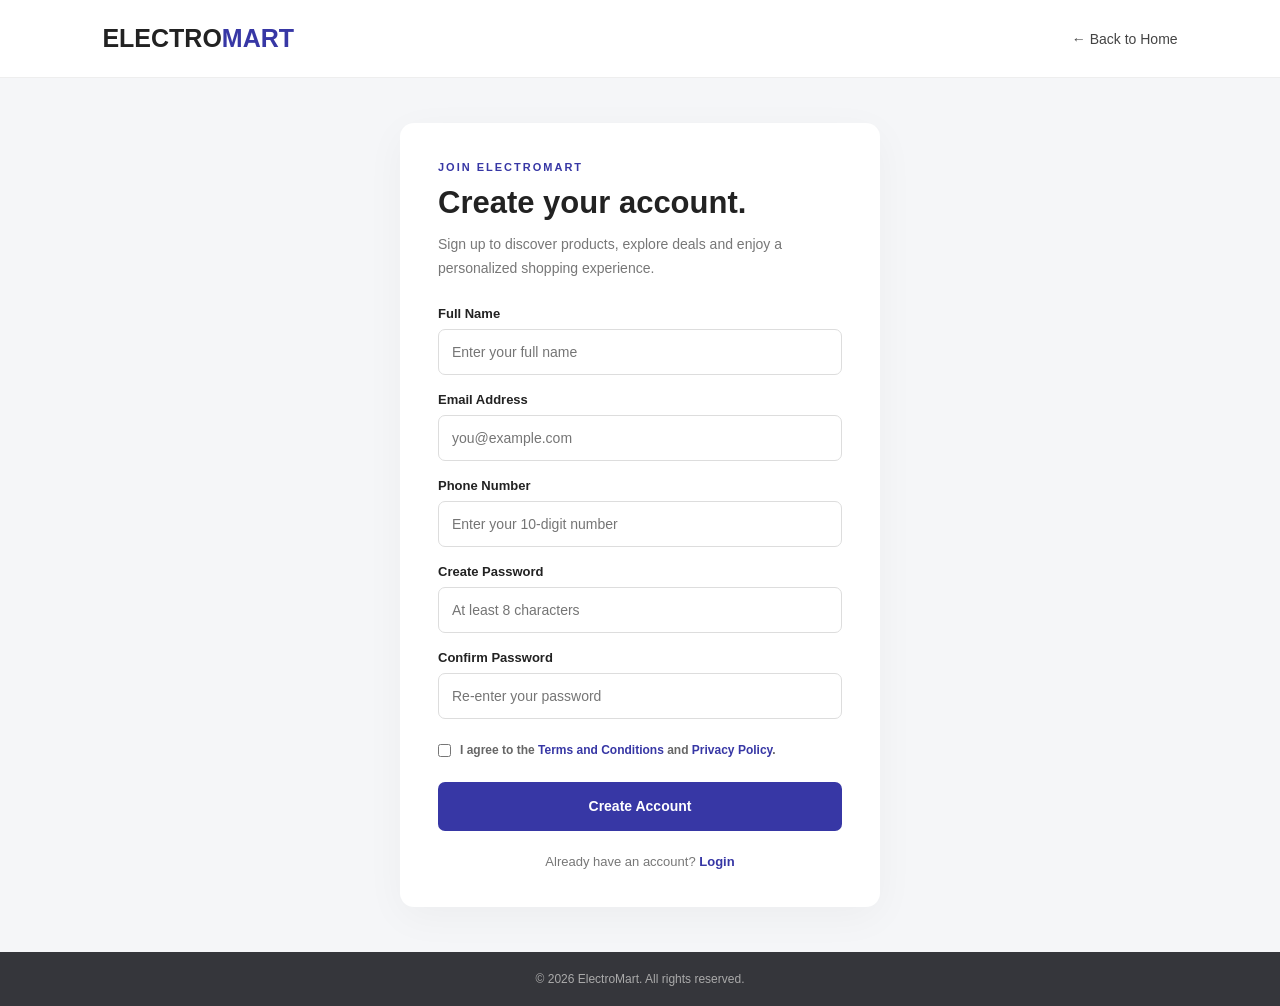
<file: register.html>
<!DOCTYPE html>
<html lang="en">
<head>
    <meta charset="UTF-8">
    <meta name="viewport" content="width=device-width, initial-scale=1.0">
    <title>Create Account | ElectroMart</title>

    <style>
        * {
            margin: 0;
            padding: 0;
            box-sizing: border-box;
            font-family: Arial, Helvetica, sans-serif;
        }

        body {
            min-height: 100vh;
            background: #f5f6f8;
            color: #222;
            display: flex;
            flex-direction: column;
        }

        header {
            background: white;
            padding: 24px 8%;
            display: flex;
            justify-content: space-between;
            align-items: center;
            border-bottom: 1px solid #eee;
        }

        .logo {
            text-decoration: none;
            font-size: 25px;
            font-weight: 800;
            color: #222;
        }

        .logo span {
            color: #3737a5;
        }

        .back {
            text-decoration: none;
            color: #444;
            font-size: 14px;
        }

        .main {
            flex: 1;
            display: flex;
            justify-content: center;
            align-items: center;
            padding: 45px 20px;
        }

        .container {
            width: 100%;
            max-width: 480px;
            background: white;
            padding: 38px;
            border-radius: 14px;
            box-shadow: 0 10px 40px #0000000a;
        }

        .welcome {
            color: #3737a5;
            font-size: 11px;
            font-weight: bold;
            letter-spacing: 2px;
            margin-bottom: 12px;
        }

        h1 {
            font-size: 31px;
            margin-bottom: 12px;
        }

        .subtitle {
            color: #777;
            font-size: 14px;
            line-height: 1.7;
            margin-bottom: 25px;
        }

        .form-group {
            margin-bottom: 17px;
        }

        label {
            display: block;
            font-size: 13px;
            font-weight: bold;
            margin-bottom: 8px;
        }

        input:not([type="checkbox"]) {
            width: 100%;
            height: 46px;
            padding: 0 13px;
            border: 1px solid #ddd;
            border-radius: 7px;
            font-size: 14px;
            outline: none;
        }

        input:focus {
            border-color: #3737a5;
            box-shadow: 0 0 0 3px #3737a51a;
        }

        .terms {
            display: flex;
            align-items: flex-start;
            gap: 9px;
            margin: 22px 0;
            font-size: 12px;
            line-height: 1.6;
            color: #666;
        }

        .terms input {
            margin-top: 3px;
        }

        .terms a,
        .login-text a {
            color: #3737a5;
            text-decoration: none;
            font-weight: bold;
        }

        .register-btn {
            width: 100%;
            height: 49px;
            border: none;
            border-radius: 7px;
            background: #3737a5;
            color: white;
            font-size: 14px;
            font-weight: bold;
            cursor: pointer;
        }

        .register-btn:hover {
            background: #27277d;
        }

        .login-text {
            text-align: center;
            margin-top: 23px;
            font-size: 13px;
            color: #777;
        }

        footer {
            background: #35363b;
            color: #aaa;
            text-align: center;
            padding: 20px;
            font-size: 12px;
        }

        @media (max-width: 480px) {
            .container {
                padding: 28px 22px;
            }

            h1 {
                font-size: 27px;
            }
        }
    </style>
</head>

<body>

<header>
    <a href="index.html" class="logo">
        ELECTRO<span>MART</span>
    </a>

    <a href="index.html" class="back">← Back to Home</a>
</header>

<main class="main">
    <section class="container">

        <p class="welcome">JOIN ELECTROMART</p>

        <h1>Create your account.</h1>

        <p class="subtitle">
            Sign up to discover products, explore deals and enjoy
            a personalized shopping experience.
        </p>

        <form id="registerForm">

            <div class="form-group">
                <label for="fullname">Full Name</label>
                <input
                    type="text"
                    id="fullname"
                    placeholder="Enter your full name"
                    autocomplete="name"
                    required
                >
            </div>

            <div class="form-group">
                <label for="email">Email Address</label>
                <input
                    type="email"
                    id="email"
                    placeholder="you@example.com"
                    autocomplete="email"
                    required
                >
            </div>

            <div class="form-group">
                <label for="phone">Phone Number</label>
                <input
                    type="tel"
                    id="phone"
                    placeholder="Enter your 10-digit number"
                    pattern="[0-9]{10}"
                    maxlength="10"
                    required
                >
            </div>

            <div class="form-group">
                <label for="password">Create Password</label>
                <input
                    type="password"
                    id="password"
                    placeholder="At least 8 characters"
                    minlength="8"
                    autocomplete="new-password"
                    required
                >
            </div>

            <div class="form-group">
                <label for="confirmPassword">Confirm Password</label>
                <input
                    type="password"
                    id="confirmPassword"
                    placeholder="Re-enter your password"
                    minlength="8"
                    autocomplete="new-password"
                    required
                >
            </div>

            <label class="terms">
                <input type="checkbox" id="terms" required>

                <span>
                    I agree to the
                    <a href="#">Terms and Conditions</a>
                    and
                    <a href="#">Privacy Policy</a>.
                </span>
            </label>

            <button type="submit" class="register-btn">
                Create Account
            </button>

        </form>

        <p class="login-text">
            Already have an account?
            <a href="login.html">Login</a>
        </p>

    </section>
</main>

<footer>
    © 2026 ElectroMart. All rights reserved.
</footer>

<script>
    const registerForm = document.getElementById("registerForm");

    registerForm.addEventListener("submit", function (event) {
        event.preventDefault();

        const name = document.getElementById("fullname").value.trim();
        const email = document.getElementById("email").value.trim();
        const phone = document.getElementById("phone").value.trim();
        const password = document.getElementById("password").value;
        const confirmPassword =
            document.getElementById("confirmPassword").value;

        if (password !== confirmPassword) {
            alert("Passwords do not match!");
            return;
        }

        const existingUser = JSON.parse(
            localStorage.getItem("electromartUser") || "null"
        );

        if (
            existingUser &&
            existingUser.email.toLowerCase() === email.toLowerCase()
        ) {
            alert("This email is already registered. Please log in.");
            window.location.href = "login.html";
            return;
        }

        const user = {
            name: name,
            email: email,
            phone: phone,
            password: password
        };

        localStorage.setItem("electromartUser", JSON.stringify(user));

        localStorage.setItem("electromartLoggedIn", "true");

        alert("Account created successfully!");

        window.location.href = "account.html";
    });
</script>

</body>
</html>
</file>
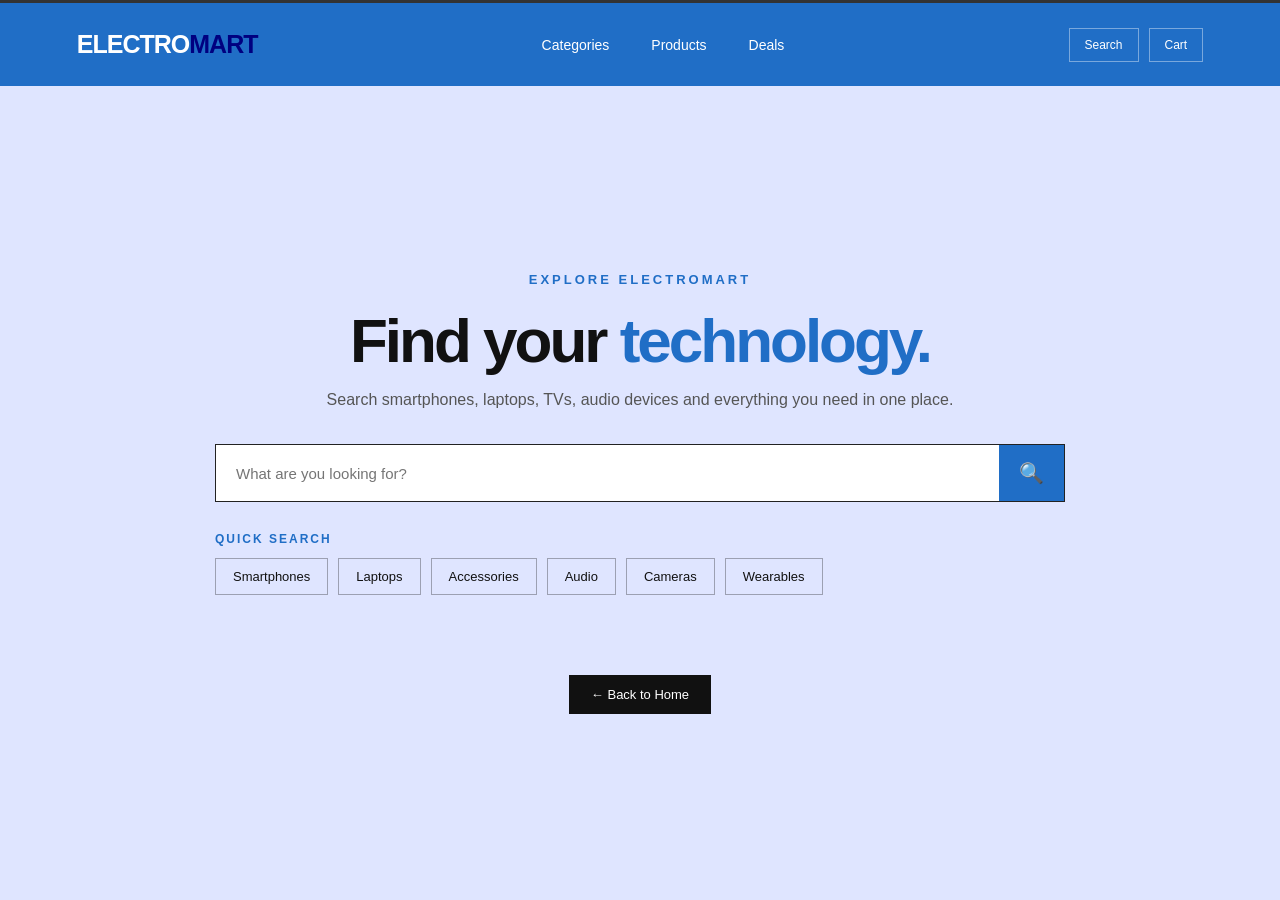
<file: search.html>
<!DOCTYPE html>
<html lang="en">

<head>

    <meta charset="UTF-8">
    <meta name="viewport" content="width=device-width, initial-scale=1.0">

    <title>ElectroMart | Search</title>

    <style>

        /* =========================
           GENERAL
        ========================= */

        * {
            margin: 0;
            padding: 0;
            box-sizing: border-box;
        }

        body {
            font-family: Arial, sans-serif;
            background: #dfe5ff;
            color: #111;
            min-height: 100vh;
        }


        /* =========================
           NAVBAR
        ========================= */

        .navbar {
            height: 86px;

            padding: 0 6%;

            background: rgb(32, 110, 198);

            display: flex;
            align-items: center;
            justify-content: space-between;

            border-top: 3px solid #333;
        }


        .logo {
            font-size: 25px;
            font-weight: bold;
            letter-spacing: -1px;
            color: white;
        }

        .logo span {
            color: navy;
        }


        .nav-links {
            display: flex;
            gap: 42px;
        }


        .nav-links a {
            color: white;
            text-decoration: none;
            font-size: 14px;
        }


        .nav-links a:hover {
            color: navy;
        }


        /* SEARCH + CART */

        .nav-actions {
            display: flex;
            gap: 10px;
        }


        .nav-actions a {

            border: 1px solid rgba(255,255,255,0.4);

            background: transparent;

            color: white;

            padding: 9px 15px;

            font-size: 12px;

            text-decoration: none;
        }


        .nav-actions a:hover {

            background: white;

            color: rgb(32, 110, 198);
        }


        /* =========================
           SEARCH SECTION
        ========================= */

        .search-section {

            width: 86%;

            margin: auto;

            min-height: calc(100vh - 86px);

            display: flex;

            justify-content: center;

            align-items: center;

            padding: 70px 0;
        }


        .search-box {

            width: 100%;

            max-width: 850px;

            text-align: center;
        }


        .small-heading {

            color: rgb(32, 110, 198);

            font-size: 13px;

            font-weight: bold;

            letter-spacing: 3px;

            margin-bottom: 18px;
        }


        .search-box h1 {

            font-size: 62px;

            letter-spacing: -3px;

            margin-bottom: 15px;
        }


        .search-box h1 span {

            color: rgb(32, 110, 198);
        }


        .search-box p {

            color: #555;

            font-size: 16px;

            margin-bottom: 35px;
        }


        /* =========================
           SEARCH BAR
        ========================= */

        .search-bar {

            width: 100%;

            display: flex;

            background: white;

            border: 1px solid #222;

            height: 58px;
        }


        .search-bar input {

            flex: 1;

            border: none;

            outline: none;

            padding: 0 20px;

            font-size: 15px;

            background: white;
        }


        .search-bar button {

            width: 65px;

            border: none;

            background: rgb(32, 110, 198);

            color: white;

            font-size: 20px;

            cursor: pointer;
        }


        .search-bar button:hover {

            background: rgb(25, 90, 170);
        }


        /* =========================
           QUICK SEARCH
        ========================= */

        .quick-title {

            text-align: left;

            margin-top: 30px;

            margin-bottom: 12px;

            color: rgb(32, 110, 198);

            font-size: 12px;

            font-weight: bold;

            letter-spacing: 2px;
        }


        .quick-search {

            display: flex;

            flex-wrap: wrap;

            gap: 10px;
        }


        .quick-search button {

            padding: 10px 17px;

            background: transparent;

            border: 1px solid rgba(0,0,0,0.3);

            color: #111;

            cursor: pointer;

            font-size: 13px;
        }


        .quick-search button:hover {

            background: rgb(32, 110, 198);

            color: white;

            border-color: rgb(32, 110, 198);
        }


        /* =========================
           SEARCH RESULT
        ========================= */

        #searchResult {

            margin-top: 25px;

            min-height: 25px;

            color: rgb(32, 110, 198);

            font-size: 14px;

            font-weight: bold;
        }


        /* =========================
           BACK BUTTON
        ========================= */

        .back-home {

            display: inline-block;

            margin-top: 30px;

            padding: 12px 22px;

            background: #111;

            color: white;

            text-decoration: none;

            font-size: 13px;
        }


        .back-home:hover {

            background: rgb(32, 110, 198);
        }


        /* =========================
           RESPONSIVE
        ========================= */

        @media (max-width: 900px) {

            .nav-links {
                display: none;
            }

            .search-box h1 {
                font-size: 50px;
            }

        }


        @media (max-width: 600px) {

            .navbar {
                height: 75px;

                padding: 0 4%;
            }


            .logo {
                font-size: 20px;
            }


            .nav-actions a {
                padding: 8px 12px;
            }


            .search-section {
                width: 92%;
            }


            .search-box h1 {
                font-size: 42px;
            }


            .search-box p {
                font-size: 14px;
            }


            .search-bar {
                height: 52px;
            }


            .search-bar input {
                padding: 0 12px;

                font-size: 13px;
            }


            .search-bar button {
                width: 55px;
            }

        }

    </style>

</head>


<body>


    <!-- =========================
         NAVBAR
    ========================= -->

    <nav class="navbar">


        <div class="logo">

            ELECTRO<span>MART</span>

        </div>


        <div class="nav-links">

            <a href="index.html">
                Categories
            </a>

            <a href="products.html">
                Products
            </a>

            <a href="deals.html">
                Deals
            </a>

        </div>


        <div class="nav-actions">

            <a href="search.html">
                Search
            </a>

            <a href="cart.html">
                Cart
            </a>

        </div>


    </nav>



    <!-- =========================
         SEARCH
    ========================= -->

    <section class="search-section">


        <div class="search-box">


            <div class="small-heading">

                EXPLORE ELECTROMART

            </div>


            <h1>

                Find your
                <span>technology.</span>

            </h1>


            <p>

                Search smartphones, laptops, TVs, audio devices
                and everything you need in one place.

            </p>



            <!-- SEARCH BAR -->

            <div class="search-bar">

                <input
                    type="text"
                    id="searchInput"
                    placeholder="What are you looking for?"
                    onkeydown="searchOnEnter(event)"
                >


                <button onclick="performSearch()">

                    🔍

                </button>

            </div>



            <!-- QUICK SEARCH -->

            <div class="quick-title">

                QUICK SEARCH

            </div>


            <div class="quick-search">


                <button onclick="quickSearch('Smartphones')">
                    Smartphones
                </button>


                <button onclick="quickSearch('Laptops')">
                    Laptops
                </button>


                <button onclick="quickSearch('Accessories')">
                    Accessories
                </button>


                <button onclick="quickSearch('Audio')">
                    Audio
                </button>


                <button onclick="quickSearch('Cameras')">
                    Cameras
                </button>


                <button onclick="quickSearch('Wearables')">
                    Wearables
                </button>


            </div>



            <!-- RESULT -->

            <div id="searchResult"></div>



            <!-- BACK -->

            <a href="index.html" class="back-home">

                ← Back to Home

            </a>


        </div>

    </section>



    <!-- =========================
         JAVASCRIPT
    ========================= -->

    <script>

/* SEARCH */

function performSearch() {

    let input = document
        .getElementById("searchInput")
        .value
        .trim();

    let result = document
        .getElementById("searchResult");

    if (input === "") {

        result.innerText =
            "Please enter a product or category.";

        return;

    }

    // Open products page and send search text
    window.location.href =
        "products.html?search=" + encodeURIComponent(input);

}


/* ENTER KEY */

function searchOnEnter(event) {

    if (event.key === "Enter") {

        performSearch();

    }

}


/* QUICK SEARCH */

function quickSearch(category) {

    document.getElementById("searchInput").value =
        category;

    // Directly open products page
    window.location.href =
        "products.html?search=" + encodeURIComponent(category);

}

</script>


</body>

</html>
</file>
